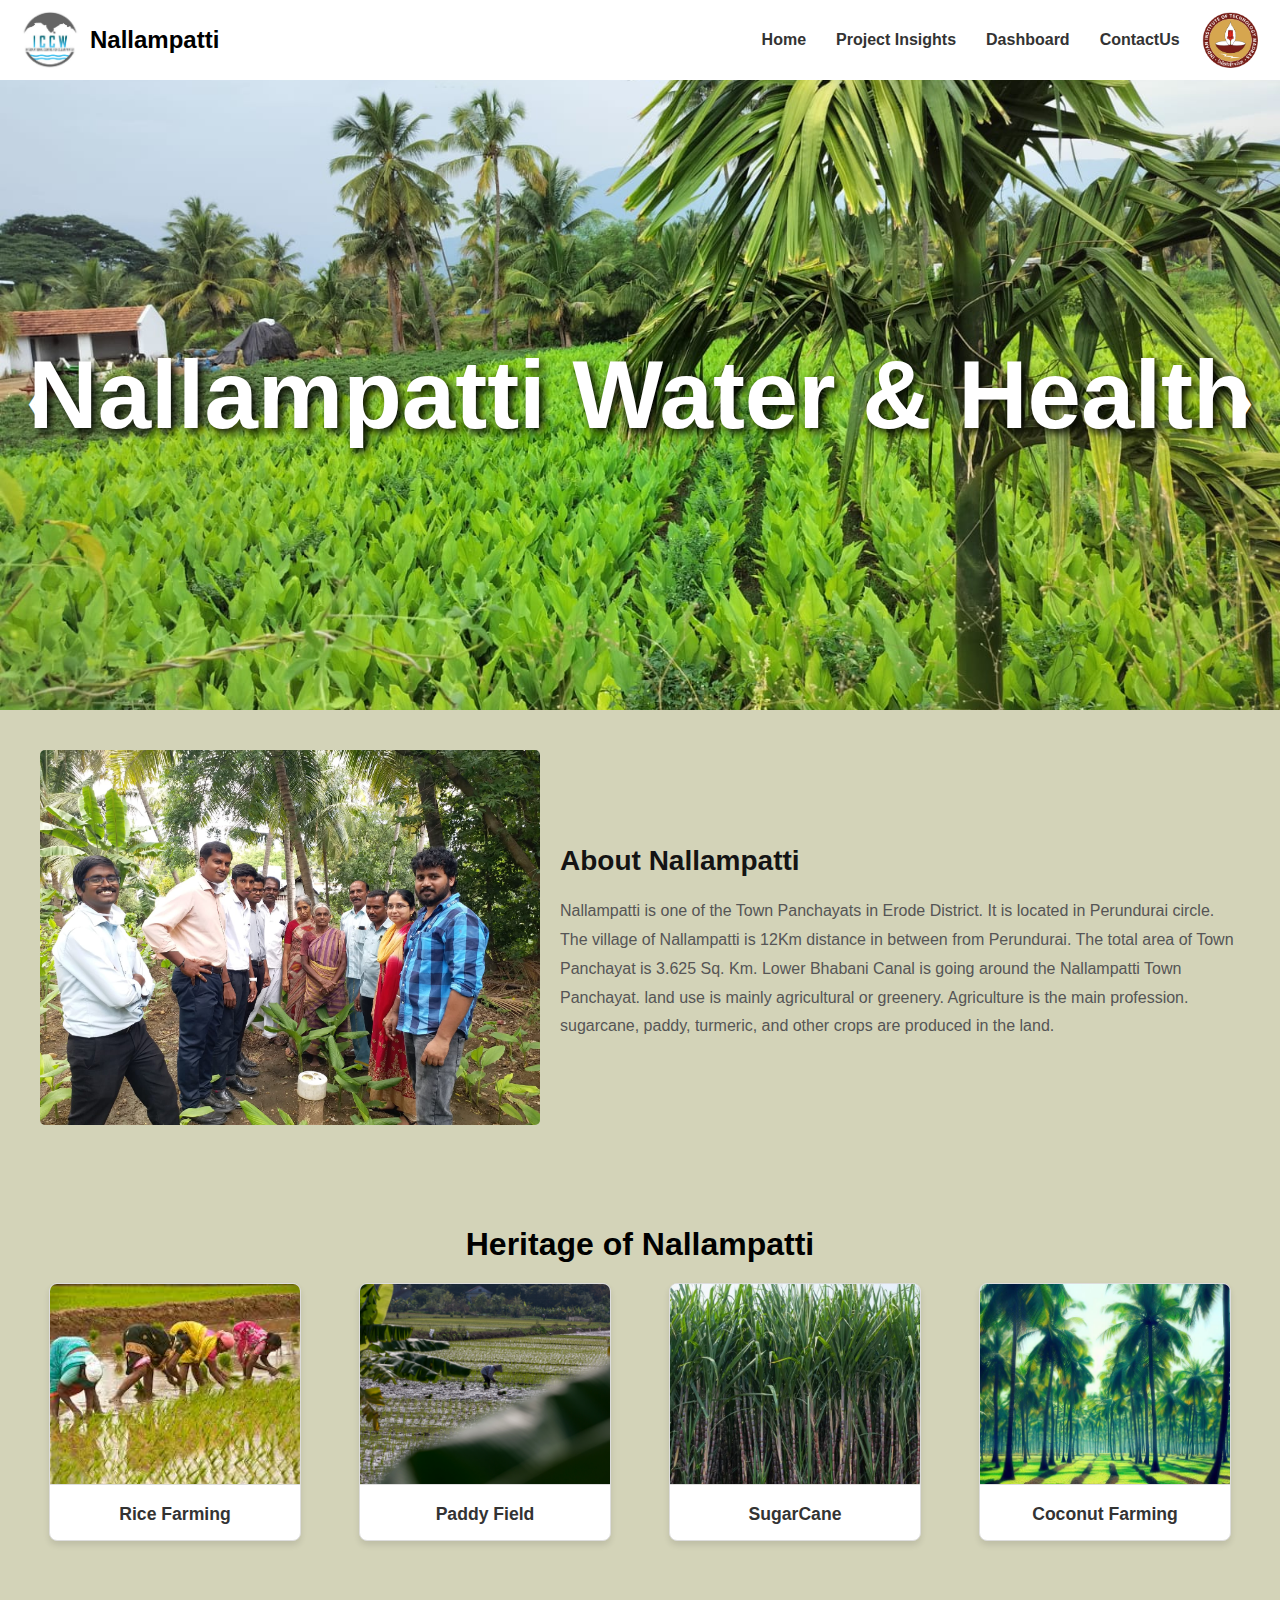
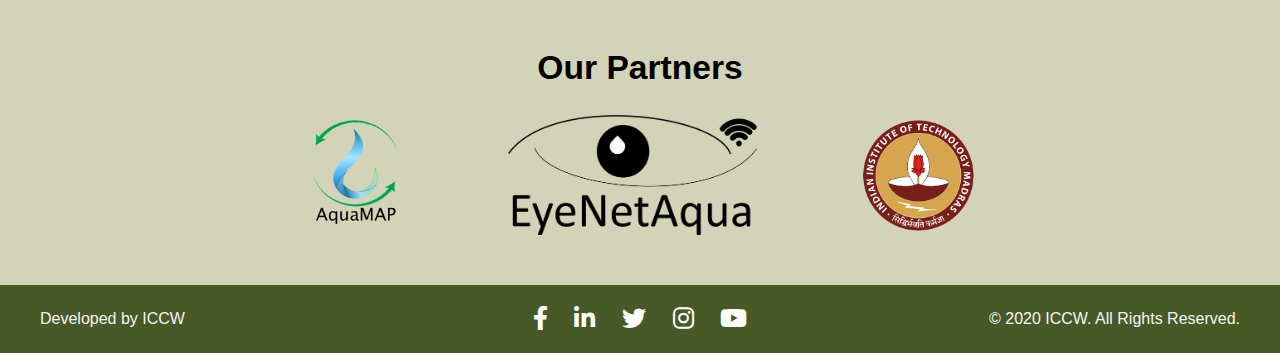
<file: index.html>
<!DOCTYPE html>
<html lang="en">
<head>
    <meta charset="UTF-8">
    <meta name="viewport" content="width=device-width, initial-scale=1.0">
    <title>Nallampatti Water & Health</title>
    <link rel="stylesheet" href="https://cdnjs.cloudflare.com/ajax/libs/font-awesome/6.0.0-beta3/css/all.min.css">
    <link rel="stylesheet" href="style.css">
</head>
<body>

    <header>
        <div class="navbar">
            <!-- Left side: Site logo -->
            <div class="logo-container">
                <img src="Logos\iccw-logo-white.png" alt="ICCW Logo" class="logo">
                <span class="site-name">Nallampatti</span>
            </div>
    
            <!-- Right side: Navigation menu and Partner logo -->
            <div class="nav-and-partner">
                <!-- Navigation links -->
                <nav>
                    <ul class="nav-links">
                        <li><a href="index.html">Home</a></li>
                        <li><a href="Project insights.html">Project Insights</a></li>
                        <li><a href="Dashboard.html">Dashboard</a></li>
                        <li><a href="Contact Us.html">ContactUs</a></li>
                    </ul>
                </nav>
    
                <!-- Partner logo -->
                <div class="partner-logo-container">
                    <img src="Logos\IITM-500x500.png" alt="IITM Logo" class="partner-logo">
                </div>
            </div>
        </div>
    </header>


     <!-- Hero Section with Full Width Images and Fixed Text -->
    <section class="hero-section">
        <div class="slider">
            <div class="slides">
                <!-- Slide 1 -->
                <div class="slide">
                    <img src="Hero section Images\Turmiric farming.jpg" alt="Turmiric Farming">
                </div>
                <!-- Slide 2 -->
                <div class="slide">
                    <img src="Hero section Images\Coconut.jpg" alt="coconut farming">
                </div>
                <!-- Slide 3 -->
                <div class="slide">
                    <img src="Hero section Images\Rice Farming no.3.jpg" alt="Rice farming">
                </div>
                <!-- Slide 4 -->
                <div class="slide">
                    <img src="Hero section Images\Turmiric-2.jpg" alt="Turmeric farming">
                </div>
                <!-- Slide 5 -->
                <div class="slide">
                    <img src="Hero section Images\Banana farming.jpg" alt="Banana farming">
                </div>
            </div>
            <!-- Left and Right Arrows -->
            <a class="prev" onclick="moveSlide(-1)">&#10094;</a>
            <a class="next" onclick="moveSlide(1)">&#10095;</a>
        </div>
        <div class="hero-text">
            <h1>Nallampatti Water & Health</h1>
        </div>
    </section>

    <section class="about-section">
        <div class="about-container">
            <div class="about-image">
                <img src="About section.jpeg" alt="Nallampatti Town">
            </div>
            <div class="about-content">
                <h2>About Nallampatti</h2>
                <p>
                    Nallampatti is one of the Town Panchayats in Erode District. It is located in Perundurai circle. 
                    The village of Nallampatti is 12Km distance in between from Perundurai. The total area of Town Panchayat is 3.625 Sq. Km. Lower Bhabani Canal is going around the Nallampatti Town Panchayat.
                    land use is mainly agricultural or greenery. Agriculture is the main profession. sugarcane, paddy, turmeric, and other crops are produced in the land.
                </p>
            </div>
        </div>
    </section>
    

    <!-- Heritage Section -->
    <section class="heritage-section">
        <h2>Heritage of Nallampatti</h2>
        <div class="heritage-cards">
            <!-- Card 1 -->
            <div class="card">
                <img src="Heritage Images\Farming images.jpeg" alt="Rice Farming">
                <div class="card-text">
                    <p>Rice Farming</p>
                </div>
            </div>
            <!-- Card 2 -->
            <div class="card">
                <img src="Heritage Images\Paddy.jpg" alt="Paddy Field">
                <div class="card-text">
                    <p>Paddy Field</p>
                </div>
            </div>
            <!-- Card 3 -->
            <div class="card">
                <img src="Heritage Images\Sugarcane Farming.webp" alt="SugarCane">
                <div class="card-text">
                    <p>SugarCane</p>
                </div>
            </div>
            <!-- Card 4 -->
            <div class="card">
                <img src="Heritage Images\coconut.jpg" alt="Coconut Farming">
                <div class="card-text">
                    <p>Coconut Farming</p>
                </div>
            </div>
        </div>
    </section>

    <!-- Partner Section -->
    <section class="partners-section">
        <h2>Our Partners</h2>
        <div class="partners">
            <img src="Logos\AquaMAP.png" alt="AquaMAP">
            <img src="Logos\EyeNetAqua_logo.webp" alt="EyeNetAqua">
            <img src="Logos\IITM-500x500.png" alt="University Logo">
        </div>
    </section>

    <!-- Footer Section -->
<footer>
    <div class="footer-content">
        <!-- Left side: Developed by ICCW -->
        <div class="left-text">
            <p>Developed by ICCW</p>
        </div>

        <!-- Center: Social Media Icons -->
        <div class="social-icons">
            <!-- Facebook -->
            <a href="https://www.facebook.com/ICCWIndia" target="_blank" rel="noopener noreferrer">
                <i class="fab fa-facebook-f"></i>
            </a>

            <!-- LinkedIn -->
            <a href="https://www.linkedin.com/company/iccw/" target="_blank" rel="noopener noreferrer">
                <i class="fab fa-linkedin-in"></i>
            </a>

            <!-- Twitter -->
            <a href="https://x.com/ICCWIndia" target="_blank" rel="noopener noreferrer">
                <i class="fab fa-twitter"></i>
            </a>

            <!-- Instagram -->
            <a href="https://www.instagram.com/iccw_iitm/" target="_blank" rel="noopener noreferrer">
                <i class="fab fa-instagram"></i>
            </a>

            <!-- YouTube-->
            <a href="https://www.youtube.com/@iccwnews7325" target="_blank" rel="noopener noreferrer">
                <i class="fab fa-youtube"></i>
            </a>
        </div>

        <!-- Right side: All Rights Reserved -->
        <div class="right-text">
            <p>© 2020 ICCW. All Rights Reserved.</p>
        </div>
    </div>
</footer>

 <!-- JavaScript for the Slider -->
 <script>
    let slideIndex = 0;
    const slides = document.querySelectorAll('.slide');

    function showSlide(index) {
        if (index >= slides.length) {
            slideIndex = 0; // Wrap around to the first slide
        } else if (index < 0) {
            slideIndex = slides.length - 1; // Wrap around to the last slide
        } else {
            slideIndex = index;
        }

        // Move the slides horizontally
        const offset = -slideIndex * 100; // Shift by 100% per slide
        slides.forEach(slide => {
            slide.style.transform = `translateX(${offset}%)`;
        });
    }

    function moveSlide(step) {
        showSlide(slideIndex + step);
    }

    // Automatically show the first slide on load
    showSlide(slideIndex);
</script>

</body>
</html>
</file>
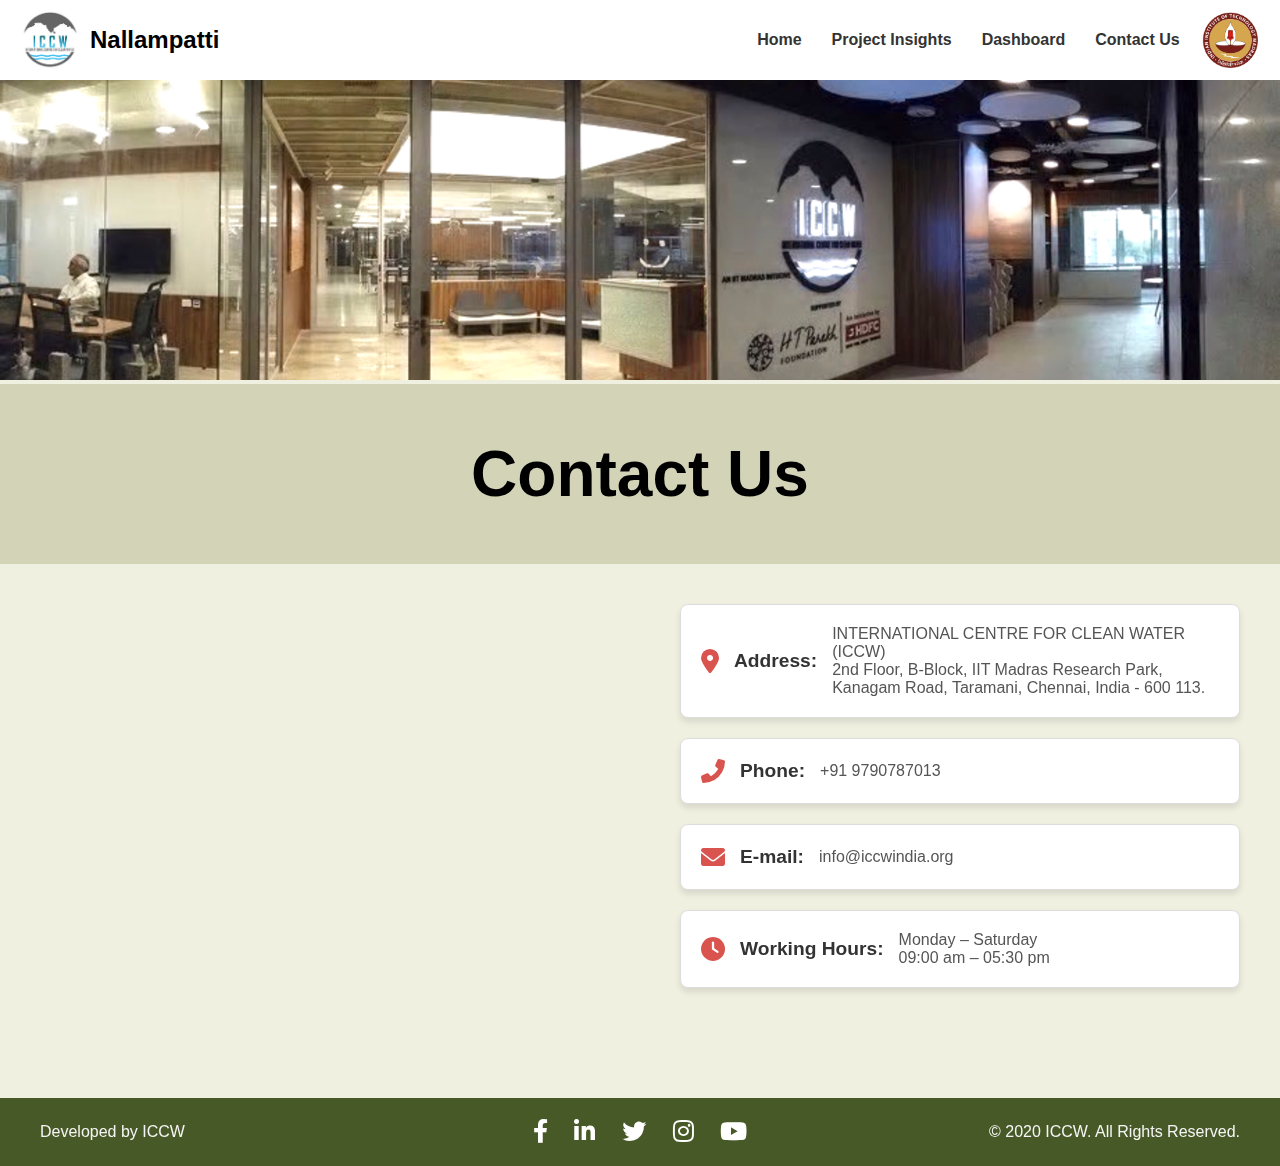
<file: Contact Us.html>
<!DOCTYPE html>
<html lang="en">
<head>
    <meta charset="UTF-8">
    <meta name="viewport" content="width=device-width, initial-scale=1.0">
    <title>Contact Us - Nallampatti</title>
    <link rel="stylesheet" href="Contact Us.css"> 
    <link rel="stylesheet" href="https://cdnjs.cloudflare.com/ajax/libs/font-awesome/6.0.0-beta3/css/all.min.css">
</head>
<body>

    <!-- Header Section -->
    <header>
        <div class="navbar">
            <!-- Left side: Site logo -->
            <div class="logo-container">
                <img src="Logos\iccw-logo-white.png" alt="ICCW Logo" class="logo">
                <span class="site-name">Nallampatti</span>
            </div>
    
            <!-- Right side: Navigation menu and Partner logo -->
            <div class="nav-and-partner">
                <!-- Navigation links -->
                <nav>
                    <ul class="nav-links">
                        <li><a href="index.html">Home</a></li>
                        <li><a href="Project insights.html">Project Insights</a></li>
                        <li><a href="#dashboard">Dashboard</a></li>
                        <li><a href="#contact">Contact Us</a></li>
                    </ul>
                </nav>
    
                <!-- Partner logo -->
                <div class="partner-logo-container">
                    <img src="Logos\IITM-500x500.png" alt="IITM Logo" class="partner-logo">
                </div>
            </div>
        </div>
    </header>

    <!-- Contact Us Hero Section -->
    <section class="contact-hero">
        <div class="contact-hero-content">
            <img src="ICCW front Images.png" alt="Contact Us" class="hero-image">
        </div>
    </section>
    <section class="ContactUs">
        <h1>Contact Us</h1>
    </section>

    <!-- Contact Details Section -->
    <section class="contact-details">
        <div class="contact-container">
            <!-- Google Map Embed -->
            <div class="map-container">
                <!-- Google Maps Embed with location marker -->
                <iframe 
                src="https://www.google.com/maps/embed?pb=!1m18!1m12!1m3!1d62203.18297492512!2d80.20853477910156!3d12.991097899999998!2m3!1f0!2f0!3f0!3m2!1i1024!2i768!4f13.1!3m3!1m2!1s0x3a526787946135f3%3A0x63850237763b3ce7!2sINTERNATIONAL%20CENTRE%20FOR%20CLEAN%20WATER!5e0!3m2!1sen!2sin!4v1729424169374!5m2!1sen!2sin" width="600" height="450" style="border:0;" allowfullscreen="" loading="lazy" referrerpolicy="no-referrer-when-downgrade">
                </iframe>
            </div>
        
            <!-- Contact Information -->
            <div class="contact-info">
                <div class="contact-item">
                    <i class="fas fa-map-marker-alt"></i> <!-- Address Icon -->
                    <h3>Address:</h3>
                    <p>INTERNATIONAL CENTRE FOR CLEAN WATER (ICCW)<br>2nd Floor, B-Block, IIT Madras Research Park, Kanagam Road, Taramani, Chennai, India - 600 113.</p>
                </div>

                <div class="contact-item">
                    <i class="fas fa-phone-alt"></i> <!-- Phone Icon -->
                    <h3>Phone:</h3>
                    <p>+91 9790787013</p>
                </div>

                <div class="contact-item">
                    <i class="fas fa-envelope"></i> <!-- Email Icon -->
                    <h3>E-mail:</h3>
                    <p>info@iccwindia.org</p>
                </div>

                <div class="contact-item">
                    <i class="fas fa-clock"></i> <!-- Working Hours Icon -->
                    <h3>Working Hours:</h3>
                    <p>Monday – Saturday<br>09:00 am – 05:30 pm</p>
                </div>
            </div>
        </div>
    </section>

    <!-- Footer Section (reused from previous pages) -->
    <footer>
        <div class="footer-content">
            <!-- Left side: Developed by ICCW -->
            <div class="left-text">
                <p>Developed by ICCW</p>
            </div>
    
            <!-- Center: Social Media Icons -->
            <div class="social-icons">
                <!-- Facebook -->
                <a href="https://www.facebook.com/ICCWIndia" target="_blank" rel="noopener noreferrer">
                    <i class="fab fa-facebook-f"></i>
                </a>
    
                <!-- LinkedIn -->
                <a href="https://www.linkedin.com/company/iccw/" target="_blank" rel="noopener noreferrer">
                    <i class="fab fa-linkedin-in"></i>
                </a>
    
                <!-- Twitter -->
                <a href="https://x.com/ICCWIndia" target="_blank" rel="noopener noreferrer">
                    <i class="fab fa-twitter"></i>
                </a>
    
                <!-- Instagram -->
                <a href="https://www.instagram.com/iccw_iitm/" target="_blank" rel="noopener noreferrer">
                    <i class="fab fa-instagram"></i>
                </a>

                <!-- YouTube-->
                <a href="https://www.youtube.com/@iccwnews7325" target="_blank" rel="noopener noreferrer">
                    <i class="fab fa-youtube"></i>
                </a>
            </div>
    
            <!-- Right side: All Rights Reserved -->
            <div class="right-text">
                <p>© 2020 ICCW. All Rights Reserved.</p>
            </div>
        </div>
    </footer>

</body>
</html>
</file>
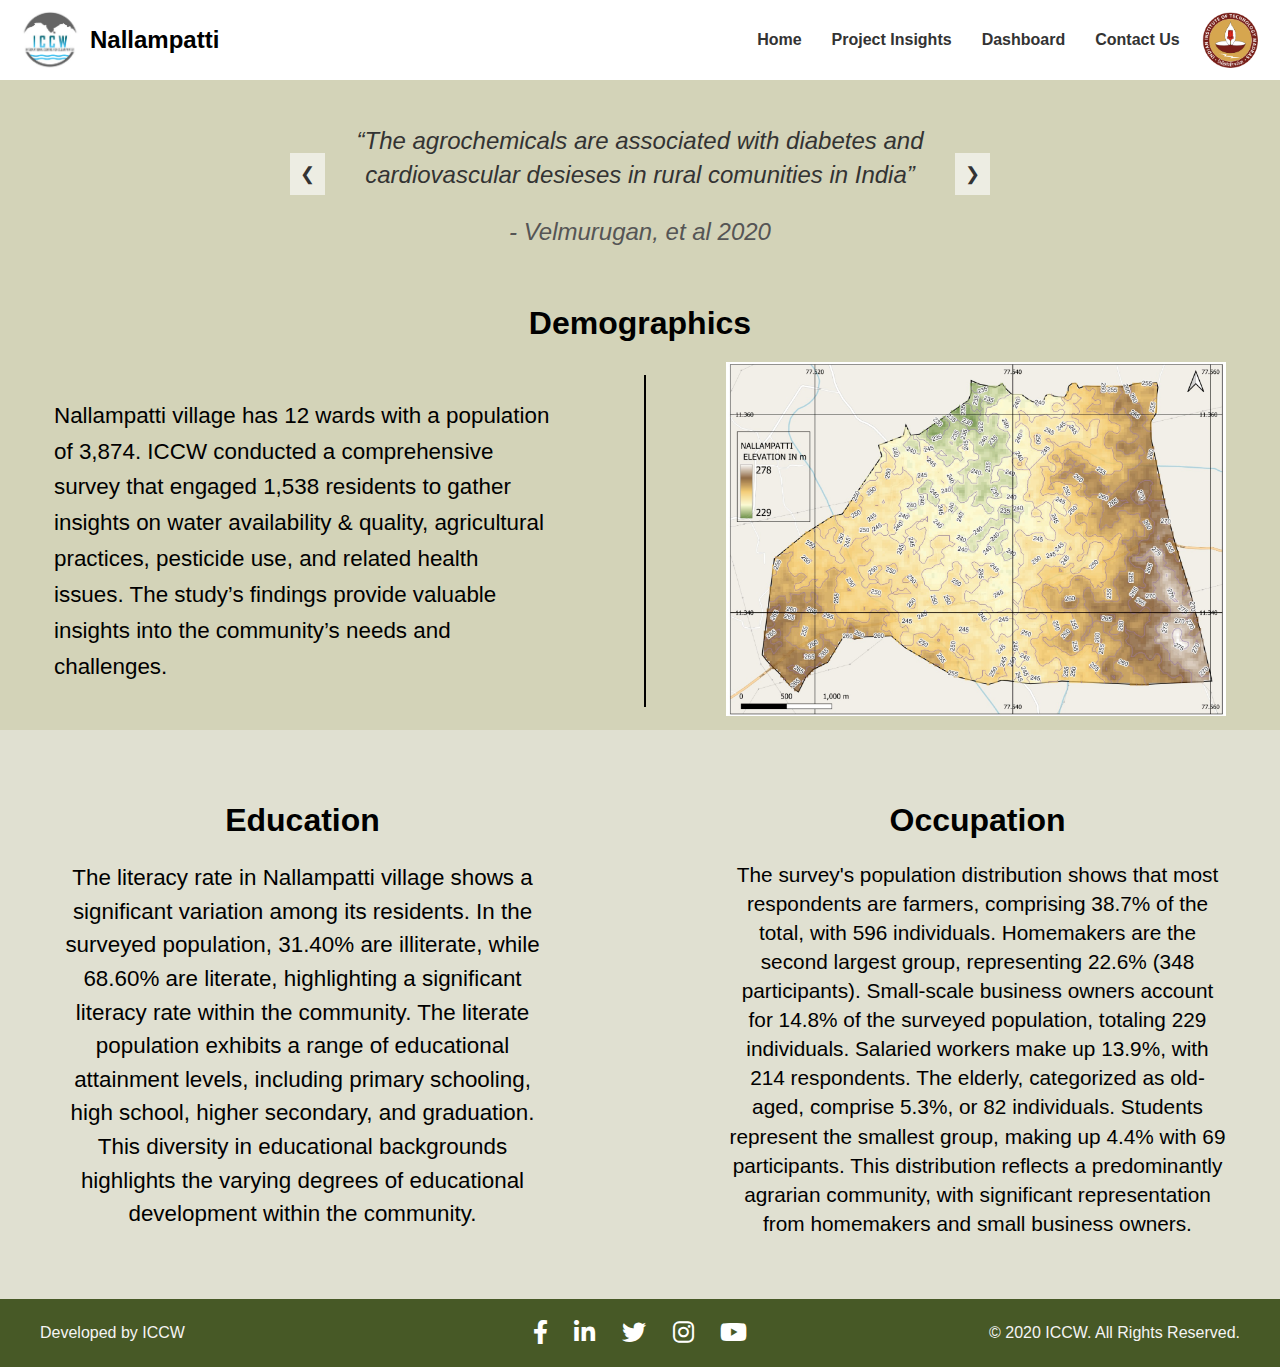
<file: Project insights.html>
<!DOCTYPE html>
<html lang="en">
<head>
    <meta charset="UTF-8">
    <meta name="viewport" content="width=device-width, initial-scale=1.0">
    <title>Project Insights - Nallampatti</title>
    <link rel="stylesheet" href="https://cdnjs.cloudflare.com/ajax/libs/font-awesome/6.0.0-beta3/css/all.min.css">
    <link rel="stylesheet" href="Project Insights.css">
</head>
<body>

    <!-- Header Section (reused from front page) -->
    <header>
        <div class="navbar">
            <div class="logo-container">
                <img src="Logos\iccw-logo-white.png" alt="ICCW Logo" class="logo">
                <span class="site-name">Nallampatti</span>
            </div>
            <div class="nav-and-partner">
                <nav>
                    <ul class="nav-links">
                        <li><a href="index.html">Home</a></li>
                        <li><a href="project-insights.html">Project Insights</a></li>
                        <li><a href="dashboard.html">Dashboard</a></li>
                        <li><a href="Contact Us.html">Contact Us</a></li>
                    </ul>
                </nav>
                <div class="partner-logo-container">
                    <img src="Logos\IITM-500x500.png" alt="IITM Logo" class="partner-logo">
                </div>
            </div>
        </div>
    </header>

    <!-- Quote Section with Slider -->
    <section class="quote-section">
        <div class="quote-slider">
            <div class="quotes">
                <!-- Quote 1 -->
                <div class="quote">
                    <p>“The agrochemicals are associated with diabetes and cardiovascular desieses in rural comunities in India”</p>
                    <span class="quote-author">- Velmurugan, et al 2020</span>
                </div>
                <!-- Quote 2 -->
                <div class="quote">
                    <p>“Contaminated water and food in rural communities expose residents to toxic substances, increasing the risk of non-communicable diseases (NCDs)”</p>
                    <span class="quote-author">- Velmurugan, et al 2020</span>
                </div>
                <!-- Quote 3 -->
                <div class="quote">
                    <p>“Nallampatti has high rates of diabetes and hypertension, likely linked to toxic elements from agricultural practices”</p>
                    <span class="quote-author">- Velmurugan, et al 2018</span>
                </div>
            </div>
            <!-- Arrows for manual control -->
            <a class="prev-quote" onclick="moveQuote(-1)">&#10094;</a>
            <a class="next-quote" onclick="moveQuote(1)">&#10095;</a>
        </div>
    </section>

     <!-- Demographics Section -->
    <section class="demographics-section">
        <h2>Demographics</h2>
        <div class="demographics-content">
            <div class="demographics-text">
                <p>
                    Nallampatti village has 12 wards with a population of 3,874. ICCW conducted a comprehensive survey that engaged 1,538 residents to gather insights on water availability & quality, agricultural practices, pesticide use, and related health issues. The study’s findings provide valuable insights into the community’s needs and challenges.
                </p>
            </div>
            <div class="demographics-image">
                <img src="NP project insights.jpg" alt="Demographics Map">
            </div>
        </div>
    </section>

    <!-- Education and Occupation Section -->
    <section class="education-occupation-section">
        <div class="education-occupation-content">
            <div class="education">
                <h3>Education</h3>
                <p>
                    The literacy rate in Nallampatti village shows a significant variation among its residents. In the surveyed population, 31.40% are illiterate, while 68.60% are literate, highlighting a significant literacy rate within the community. The literate population exhibits a range of educational attainment levels, including primary schooling, high school, higher secondary, and graduation. This diversity in educational backgrounds highlights the varying degrees of educational development within the community.
                </p>
            </div>
            <div class="occupation">
                <h3>Occupation</h3>
                <p>
                    The survey's population distribution shows that most respondents are farmers, comprising 38.7% of the total, with 596 individuals. Homemakers are the second largest group, representing 22.6% (348 participants). Small-scale business owners account for 14.8% of the surveyed population, totaling 229 individuals. Salaried workers make up 13.9%, with 214 respondents. The elderly, categorized as old-aged, comprise 5.3%, or 82 individuals. Students represent the smallest group, making up 4.4% with 69 participants. This distribution reflects a predominantly agrarian community, with significant representation from homemakers and small business owners.
                </p>
            </div>
        </div>
    </section>

    <!-- Footer Section -->
<footer>
    <div class="footer-content">
        <!-- Left side: Developed by ICCW -->
        <div class="left-text">
            <p>Developed by ICCW</p>
        </div>

        <!-- Center: Social Media Icons -->
        <div class="social-icons">
            <!-- Facebook -->
            <a href="https://www.facebook.com/ICCWIndia" target="_blank" rel="noopener noreferrer">
                <i class="fab fa-facebook-f"></i>
            </a>

            <!-- LinkedIn -->
            <a href="https://www.linkedin.com/company/iccw/" target="_blank" rel="noopener noreferrer">
                <i class="fab fa-linkedin-in"></i>
            </a>

            <!-- Twitter -->
            <a href="https://x.com/ICCWIndia" target="_blank" rel="noopener noreferrer">
                <i class="fab fa-twitter"></i>
            </a>

            <!-- Instagram -->
            <a href="https://www.instagram.com/iccw_iitm/" target="_blank" rel="noopener noreferrer">
                <i class="fab fa-instagram"></i>
            </a>

            <!-- YouTube-->
            <a href="https://www.youtube.com/@iccwnews7325" target="_blank" rel="noopener noreferrer">
                <i class="fab fa-youtube"></i>
            </a>
        </div>

        <!-- Right side: All Rights Reserved -->
        <div class="right-text">
            <p>© 2020 ICCW. All Rights Reserved.</p>
        </div>
    </div>
</footer>

    <!-- JavaScript for Quote Slider -->
    <script>
        let quoteIndex = 0;
        const quotes = document.querySelectorAll('.quote');
        
        function showQuote(n) {
            // Hide all quotes
            quotes.forEach(quote => quote.style.display = 'none');
            // Loop back to the first quote if we exceed the number of quotes
            if (n >= quotes.length) { quoteIndex = 0; }
            if (n < 0) { quoteIndex = quotes.length - 1; }
            // Show the current quote
            quotes[quoteIndex].style.display = 'block';
        }

        function moveQuote(n) {
            quoteIndex += n;
            showQuote(quoteIndex);
        }

        // Auto slide the quotes every 2 seconds
        setInterval(() => {
            moveQuote(1);
        }, 5000);

        // Initialize the first quote
        showQuote(quoteIndex);
    </script>

</body>
</html>
</file>
<file: style.css>
/* General Styles */
body {
    font-family: Arial, sans-serif;
    margin: 0;
    padding: 0;
    background-color: #e8ece9;
}

/* General header styling */
header {
    background-color: #fff; /* White background */
    padding: 10px 20px;
    box-shadow: 0 2px 4px rgba(0, 0, 0, 0.1); /* Light shadow for depth */
}

.navbar {
    display: flex;
    justify-content: space-between;
    align-items: center;
}

/* Left side: Logo container */
.logo-container {
    display: flex;
    align-items: center;
}

.logo {
    height: 60px; /* Adjust the size of your logo */
    margin-right: 10px;
}

.site-name {
    font-size: 1.5em;
    font-weight: bold;
}

/* Right side: Navigation and partner logo */
.nav-and-partner {
    display: flex;
    align-items: center;
}

/* Navigation menu */
nav {
    margin-right: 20px; /* Space between nav and partner logo */
}

.nav-links {
    list-style: none;
    display: flex;
    gap: 30px; /* Space between each link */
}

.nav-links li a {
    text-decoration: none;
    color: #333; /* Dark text color */
    font-weight: bold;
    transition: color 0.3s;
}

.nav-links li a:hover {
    color: green; /* Hover color */
}

/* Partner logo */
.partner-logo-container {
    display: flex;
    align-items: center;
}

.partner-logo {
    height: 60px; /* Adjust based on your image */
}


/* Hero Section Styling */
.hero-section {
    position: relative;
    width: auto; /* Full width of the viewport */
    height: 70vh; /* Height of the hero section */
    overflow: hidden; /* Hide overflow from the sliding images */
}

.slider {
    position: relative;
    width: auto; /* Full width for the slider */
    height: 100%;
    display: flex;
    transition: transform 1s ease-in-out; /* Smooth transition between slides */
}

.slides {
    display: flex;
    width: 500%; /* 5 slides, each taking up 100% width, so 500% total */
    animation: slide 15s infinite; /* Automatic slide movement */
}

.slide {
    min-width: 100%; /* Each slide should take 100% of the viewport width */
    height: 100%;
}

.slide img {
    width: 100%;
    height: 100%;
    object-fit: cover; /* Ensure the image covers the entire slide */
}

/* Fixed Text on Top of the Slider */
.hero-text {
    position: absolute;
    top: 50%;
    left: 50%;
    transform: translate(-50%, -50%);
    color: white;
    font-size: 3em;
    font-weight: bold;
    text-align: center;
    z-index: 2; /* Ensures the text is on top of the images */
    white-space: nowrap; /* Prevents the text from breaking into multiple lines */
    padding: 10px;
    text-shadow: 4px 4px 10px rgba(0, 0, 0, 1); 
}

/* Left and Right Arrow Styling */
.prev, .next {
    cursor: pointer;
    position: absolute;
    top: 50%;
    width: auto;
    margin-top: -22px;
    padding: 16px;
    color: white;
    font-weight: bold;
    font-size: 24px;
    transition: 0.6s ease;
    border-radius: 0 3px 3px 0;
    user-select: none;
    z-index: 3;
}

.prev {
    left: 10px; /* Position on the left side */
}

.next {
    right: 10px; /* Position on the right side */
}

.prev:hover, .next:hover {
    background-color: rgba(0,0,0,0.8); /* Dark background on hover */
}
/* Sliding animation */
@keyframes slide {
    0% { transform: translateX(0); }
    20% { transform: translateX(0); }
    25% { transform: translateX(-100%); }
    45% { transform: translateX(-100%); }
    50% { transform: translateX(-200%); }
    70% { transform: translateX(-200%); }
    75% { transform: translateX(-300%); }
    95% { transform: translateX(-300%); }
    100% { transform: translateX(-400%); }
}


/* About Section Styling */
.about-section {
    padding: 40px;
    background-color: #d3d3b8; /* Light greenish background */
}

.about-container {
    display: flex;
    gap: 20px; /* Space between image and content */
    align-items: center; /* Align vertically */
}

.about-image img {
    width: 100%;
    max-width: 500px; /* Ensure image doesn't stretch too much */
    border-radius: 5px; /* Optional: for smoother edges */
}

.about-content {
    flex: 1; /* Take the remaining space after image */
}

.about-content h2 {
    font-size: 28px;
    margin-bottom: 20px;
    color: #141414;
}

.about-content p {
    font-size: 16px;
    line-height: 1.8;
    color: #555;
}

/* Heritage Section */
.heritage-section {
    text-align: center;
    padding: 30px;
    background-color: #d3d3b8;
}

.heritage-section h2 {
    font-size: 2em;
    margin-bottom: 20px;
}

/* Flexbox for the cards */
.heritage-cards {
    display: flex;
    justify-content: space-around;
    flex-wrap: wrap; /* Allows wrapping if the screen is smaller */
    gap: 20px; /* Space between the cards */
}

/* Card Styling */
.card {
    background-color: white;
    border: 1px solid #ddd; /* Light border */
    box-shadow: 0 4px 6px rgba(0, 0, 0, 0.1); /* Light shadow for depth */
    border-radius: 8px;
    width: 250px; /* Fixed width for each card */
    text-align: center;
    overflow: hidden; /* Ensures the content stays within the card */
    transition: transform 0.3s ease-in-out;
}

/* Hover effect on cards */
.card:hover {
    transform: translateY(-10px); /* Move up on hover */
}

/* Image styling inside the card */
.card img {
    width: 100%; /* Make the image fill the card width */
    height: 200px; /* Set a fixed height for consistency */
    object-fit: cover; /* Maintain aspect ratio and cover the area */
    border-bottom: 1px solid #ddd; /* Separate image and text with a border */
}

/* Text styling inside the card */
.card-text {
    padding: 15px;
}

.card-text p {
    margin: 0;
    font-size: 1.1em;
    font-weight: bold;
    color: #333;
}
/* Partners Section */
.partners-section {
    background-color: #d3d3b8;
    padding: 50px;
    text-align: center;
}
.partners-section {
    margin: 0;
    font-size: 1.4em;
    font-weight: bold;
}

.partners {
    display: flex;
    justify-content: center;
    gap: 100px;
}

.partners img {
    height: 120px;
}
/* Footer Styling */
footer {
    background-color: hsl(82, 40%, 25%);
    color: rgb(245, 244, 244);
    padding: 20px 0;
    text-align: center;
}

.footer-content {
    display: flex;
    justify-content: space-between; /* Space between the 3 sections */
    align-items: center;
    max-width: 1200px; /* Optional: Limit the width of the footer content */
    margin: 0 auto; /* Center the footer content */
    padding: 0 20px;
}

.left-text {
    text-align: left;
    flex: 1; /* Ensures this section takes up space on the left */
}

.right-text {
    text-align: right;
    flex: 1; /* Ensures this section takes up space on the right */
}

.social-icons {
    text-align: center;
    flex: 1; /* Ensures this section stays in the center */
}

.social-icons a {
    color: rgb(255, 255, 255);
    margin: 0 10px;
    font-size: 1.5em; /* Size of the icons */
    text-decoration: none;
}

.social-icons a:hover {
    color: #90EE90; /* Light green color on hover */
}

footer p {
    margin: 0; /* Removes any extra margin */
}
</file>
<file: Contact Us.css>
/* General Styles */
body {
    font-family: Arial, sans-serif;
    margin: 0;
    padding: 0;
    background-color: #f0f0e1;
}

/* General header styling */
header {
    background-color: #fff; /* White background */
    padding: 10px 20px;
    box-shadow: 0 2px 4px rgba(0, 0, 0, 0.1); /* Light shadow for depth */
}

.navbar {
    display: flex;
    justify-content: space-between;
    align-items: center;
}

/* Left side: Logo container */
.logo-container {
    display: flex;
    align-items: center;
}

.logo {
    height: 60px; /* Adjust the size of your logo */
    margin-right: 10px;
}

.site-name {
    font-size: 1.5em;
    font-weight: bold;
}

/* Right side: Navigation and partner logo */
.nav-and-partner {
    display: flex;
    align-items: center;
}

/* Navigation menu */
nav {
    margin-right: 20px; /* Space between nav and partner logo */
}

.nav-links {
    list-style: none;
    display: flex;
    gap: 30px; /* Space between each link */
}

.nav-links li a {
    text-decoration: none;
    color: #333; /* Dark text color */
    font-weight: bold;
    transition: color 0.3s;
}

.nav-links li a:hover {
    color: green; /* Hover color */
}

/* Partner logo */
.partner-logo-container {
    display: flex;
    align-items: center;
}

.partner-logo {
    height: 60px; /* Adjust based on your image */
}

/* Hero Section */
.contact-hero {
    position: relative;
    text-align: center;
    color: white;
}

.contact-hero img.hero-image {
    width: 100%;
    height: 300px;
    object-fit: cover;
}

.ContactUs {
    background-color: #d3d3b8;
    padding: 10px 20px;
    text-align: center;
}
.ContactUs{
    font-size: 2em;
    margin-bottom: 0px;
}

/* Contact Details Section */
.contact-details {
    display: flex;
    justify-content: center;
    padding: 40px;
}

.contact-container {
    display: flex;
    max-width: 1200px;
    width: 100%;
    gap: 40px;
}

.map-container {
    flex: 1;
}

.contact-info {
    flex: 1;
    display: flex;
    flex-direction: column;
    gap: 20px;
}

.contact-item {
    background-color: white;
    padding: 20px;
    border: 1px solid #ddd;
    border-radius: 8px;
    box-shadow: 0 4px 6px rgba(0, 0, 0, 0.1);
    display: flex;
    align-items: center;
    gap: 15px;
}

.contact-item i {
    font-size: 24px;
    color: #d9534f; /* Red color for the icons */
}

.contact-item h3 {
    margin: 0;
    font-size: 1.2em;
    color: #333;
}

.contact-item p {
    margin: 0;
    font-size: 1em;
    color: #555;
}

/* Responsive Design */
@media screen and (max-width: 768px) {
    .contact-container {
        flex-direction: column;
        gap: 30px;
    }

    .contact-info {
        gap: 15px;
    }
}

/* Footer Styling */
footer {
    background-color: hsl(82, 40%, 25%);
    color: rgb(245, 244, 244);
    padding: 20px 0;
    text-align: center;
}

.footer-content {
    display: flex;
    justify-content: space-between; /* Space between the 3 sections */
    align-items: center;
    max-width: 1200px; /* Optional: Limit the width of the footer content */
    margin: 0 auto; /* Center the footer content */
    padding: 0 20px;
}

.left-text {
    text-align: left;
    flex: 1; /* Ensures this section takes up space on the left */
}

.right-text {
    text-align: right;
    flex: 1; /* Ensures this section takes up space on the right */
}

.social-icons {
    text-align: center;
    flex: 1; /* Ensures this section stays in the center */
}

.social-icons a {
    color: rgb(255, 255, 255);
    margin: 0 10px;
    font-size: 1.5em; /* Size of the icons */
    text-decoration: none;
}

.social-icons a:hover {
    color: #90EE90; /* Light green color on hover */
}

footer p {
    margin: 0; /* Removes any extra margin */
}
</file>
<file: Project Insights.css>
/* General Styles */
body {
    font-family: Arial, sans-serif;
    margin: 0;
    padding: 0;
    background-color: #e8ece9;
}

/* General header styling */
header {
    background-color: #fff; /* White background */
    padding: 10px 20px;
    box-shadow: 0 2px 4px rgba(0, 0, 0, 0.1); /* Light shadow for depth */
}

.navbar {
    display: flex;
    justify-content: space-between;
    align-items: center;
}

/* Left side: Logo container */
.logo-container {
    display: flex;
    align-items: center;
}

.logo {
    height: 60px; /* Adjust the size of your logo */
    margin-right: 10px;
}

.site-name {
    font-size: 1.5em;
    font-weight: bold;
}

/* Right side: Navigation and partner logo */
.nav-and-partner {
    display: flex;
    align-items: center;
}

/* Navigation menu */
nav {
    margin-right: 20px; /* Space between nav and partner logo */
}

.nav-links {
    list-style: none;
    display: flex;
    gap: 30px; /* Space between each link */
}

.nav-links li a {
    text-decoration: none;
    color: #333; /* Dark text color */
    font-weight: bold;
    transition: color 0.3s;
}

.nav-links li a:hover {
    color: green; /* Hover color */
}

/* Partner logo */
.partner-logo-container {
    display: flex;
    align-items: center;
}

.partner-logo {
    height: 60px; /* Adjust based on your image */
}
/* Quote Section Styling */
.quote-section {
    background-color: #d3d3b8;
    padding: 20px;
    text-align: center;
    position: relative;
    height: 300 px;
    display: flex;
    justify-content: center;
    align-items: center;
    overflow: hidden;
}

.quote-slider {
    position: relative;
    max-width: 800px;
    height: 100%;
    overflow: hidden;
    display: flex;
    justify-content: center;
    align-items: center;
}

.quotes {
    display: flex;
    transition: transform 3s ease-in-out;
    height: 100%
}

.quote {
    display: none;
    font-style: italic;
    font-size: 1.5em;
    color: #333;
    max-width: 700px;
    margin: 0 auto;
    text-align: center;
    line-height: 1.4;
    height: 100%;
    display: flex;
    justify-content: center;
    align-items: center;    
}

.quote-author {
    display: block;
    margin-top: 10px;
    font-size: 1em;
    color: #555;
    margin-top: 20px;
}

/* Arrows for manual control */
.prev-quote, .next-quote {
    position: absolute;
    top: 50%;
    transform: translateY(-50%);
    font-size: 18px;
    color: #333;
    padding: 10px;
    cursor: pointer;
    background-color: rgba(255, 255, 255, 0.6);
    border-radius: 00%;
    transition: background-color 0.3s ease;
}

.prev-quote:hover, .next-quote:hover {
    background-color: rgba(0, 0, 0, 0.8);
    color: white;
}

.prev-quote {
    left: 0px;
}

.next-quote {
    right: 0px;
}

/* Demographics Section */
.demographics-section {
    background-color: #d3d3b8;
    padding: 10px 20px;
    text-align: center;
}

.demographics-section h2 {
    font-size: 2em;
    margin-bottom: 20px;
}

.demographics-content {
    display: flex;
    justify-content: center;
    align-items: center;
    gap: 60px;
}

.demographics-text {
    flex: 1;
    text-align: left;
    max-width: 500px;
    padding-right: 90px;
    border-right: 2px solid #000;
    font-size: 1.4em;
    line-height: 1.6;
}
.demographics-image {
    padding-left: 20px;
}

.demographics-image img {
    width: 100%;
    max-width: 500px;
}

/* Education and Occupation Section */
.education-occupation-section {
    background-color: #e0e0d1;
    padding: 40px 20px;
}

.education-occupation-content {
    display: flex;
    justify-content: space-around;
    gap: 30px;
    align-items: stretch;
}

.education, .occupation {
    flex: 1;
    max-width: 500px;
    text-align: center;
}
.education {  /* Adds a 2px solid vertical line */
    padding-right: 80px;           /* Adds padding to the right of the text */
}
.occupation {
    padding-left: 0px;            /* Adds padding to the left to match the education section */
}
.education h3, .occupation h3 {
    font-size: 2em;
    margin-bottom: 15px;
}

.education p, .occupation p {
    font-size: 1.4em;
    line-height: 1.5;
}
.occupation p {
    font-size: 1.3em;
    line-height: 1.4;
}
/* Footer Styling */
footer {
    background-color: hsl(82, 40%, 25%);
    color: rgb(245, 244, 244);
    padding: 20px 0;
    text-align: center;
}

.footer-content {
    display: flex;
    justify-content: space-between; /* Space between the 3 sections */
    align-items: center;
    max-width: 1200px; /* Optional: Limit the width of the footer content */
    margin: 0 auto; /* Center the footer content */
    padding: 0 20px;
}

.left-text {
    text-align: left;
    flex: 1; /* Ensures this section takes up space on the left */
}

.right-text {
    text-align: right;
    flex: 1; /* Ensures this section takes up space on the right */
}

.social-icons {
    text-align: center;
    flex: 1; /* Ensures this section stays in the center */
}

.social-icons a {
    color: rgb(255, 255, 255);
    margin: 0 10px;
    font-size: 1.5em; /* Size of the icons */
    text-decoration: none;
}

.social-icons a:hover {
    color: #90EE90; /* Light green color on hover */
}

footer p {
    margin: 0; /* Removes any extra margin */
}
</file>
